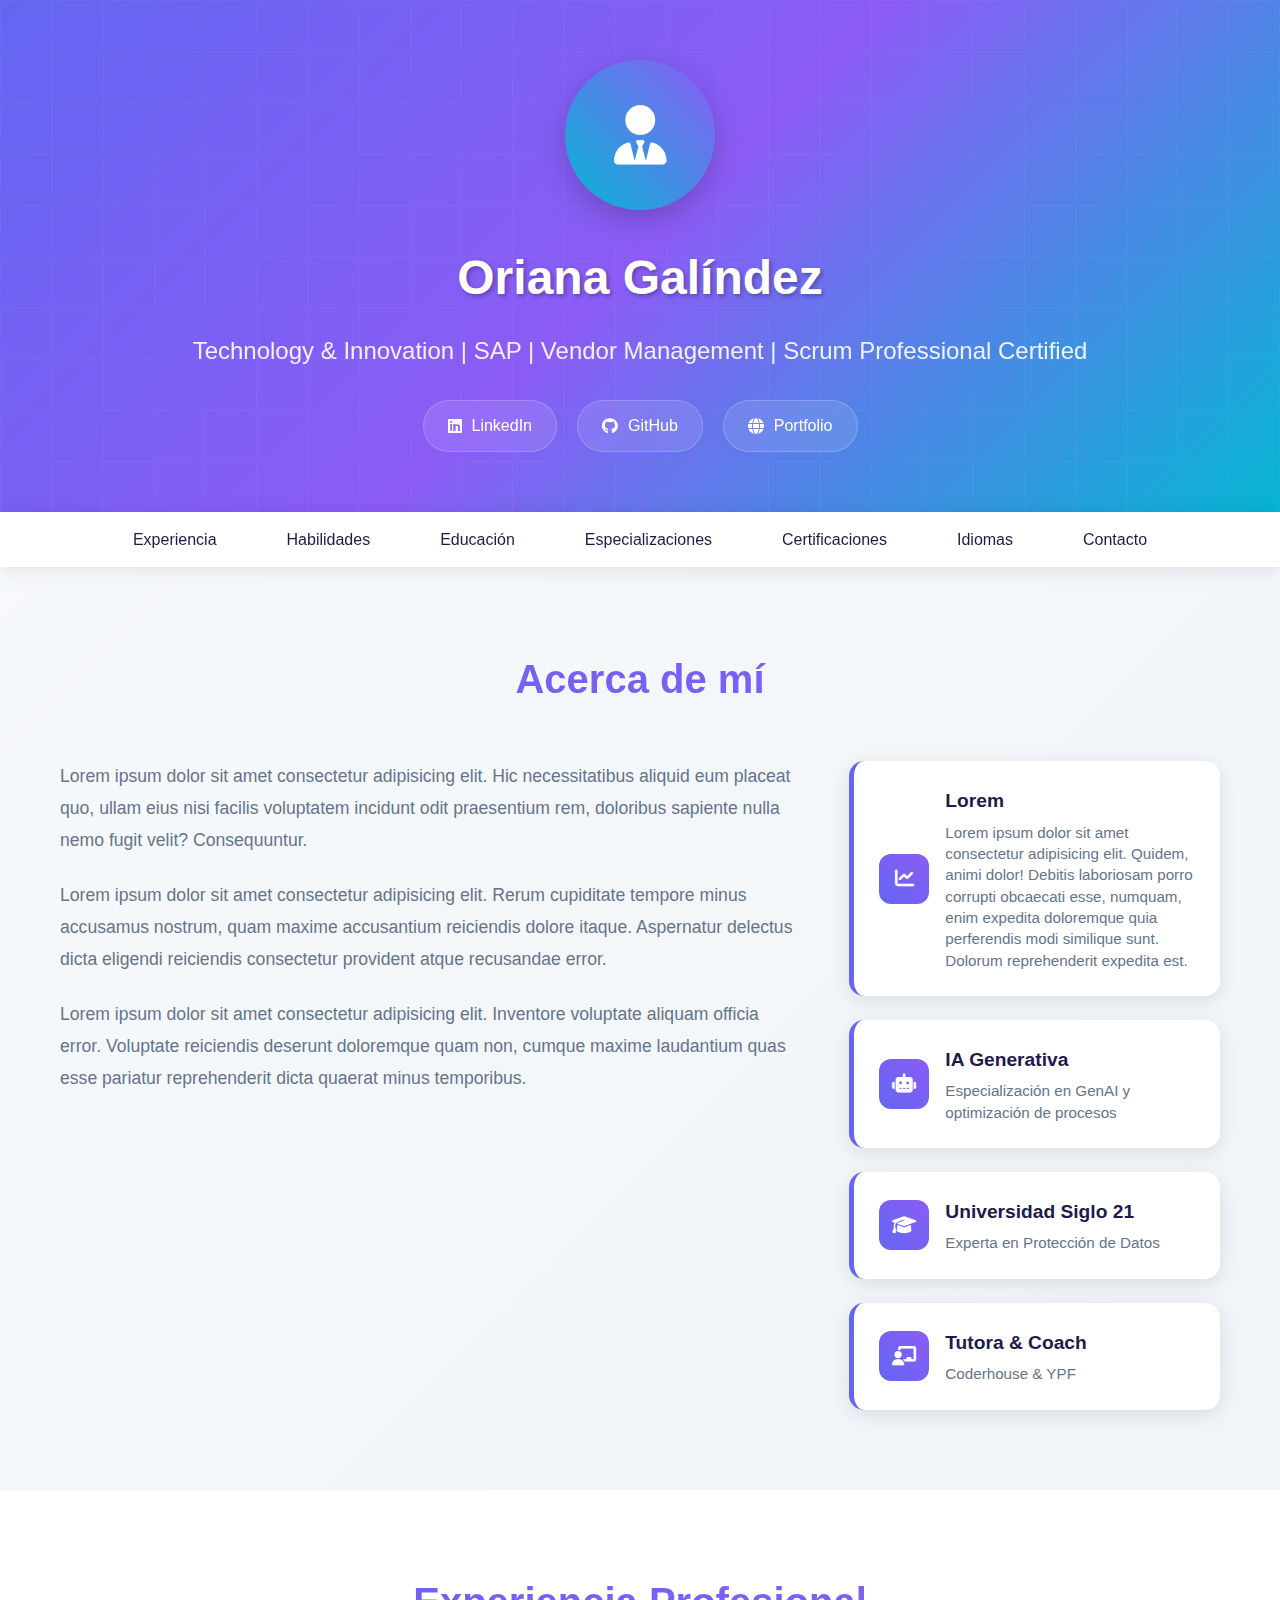
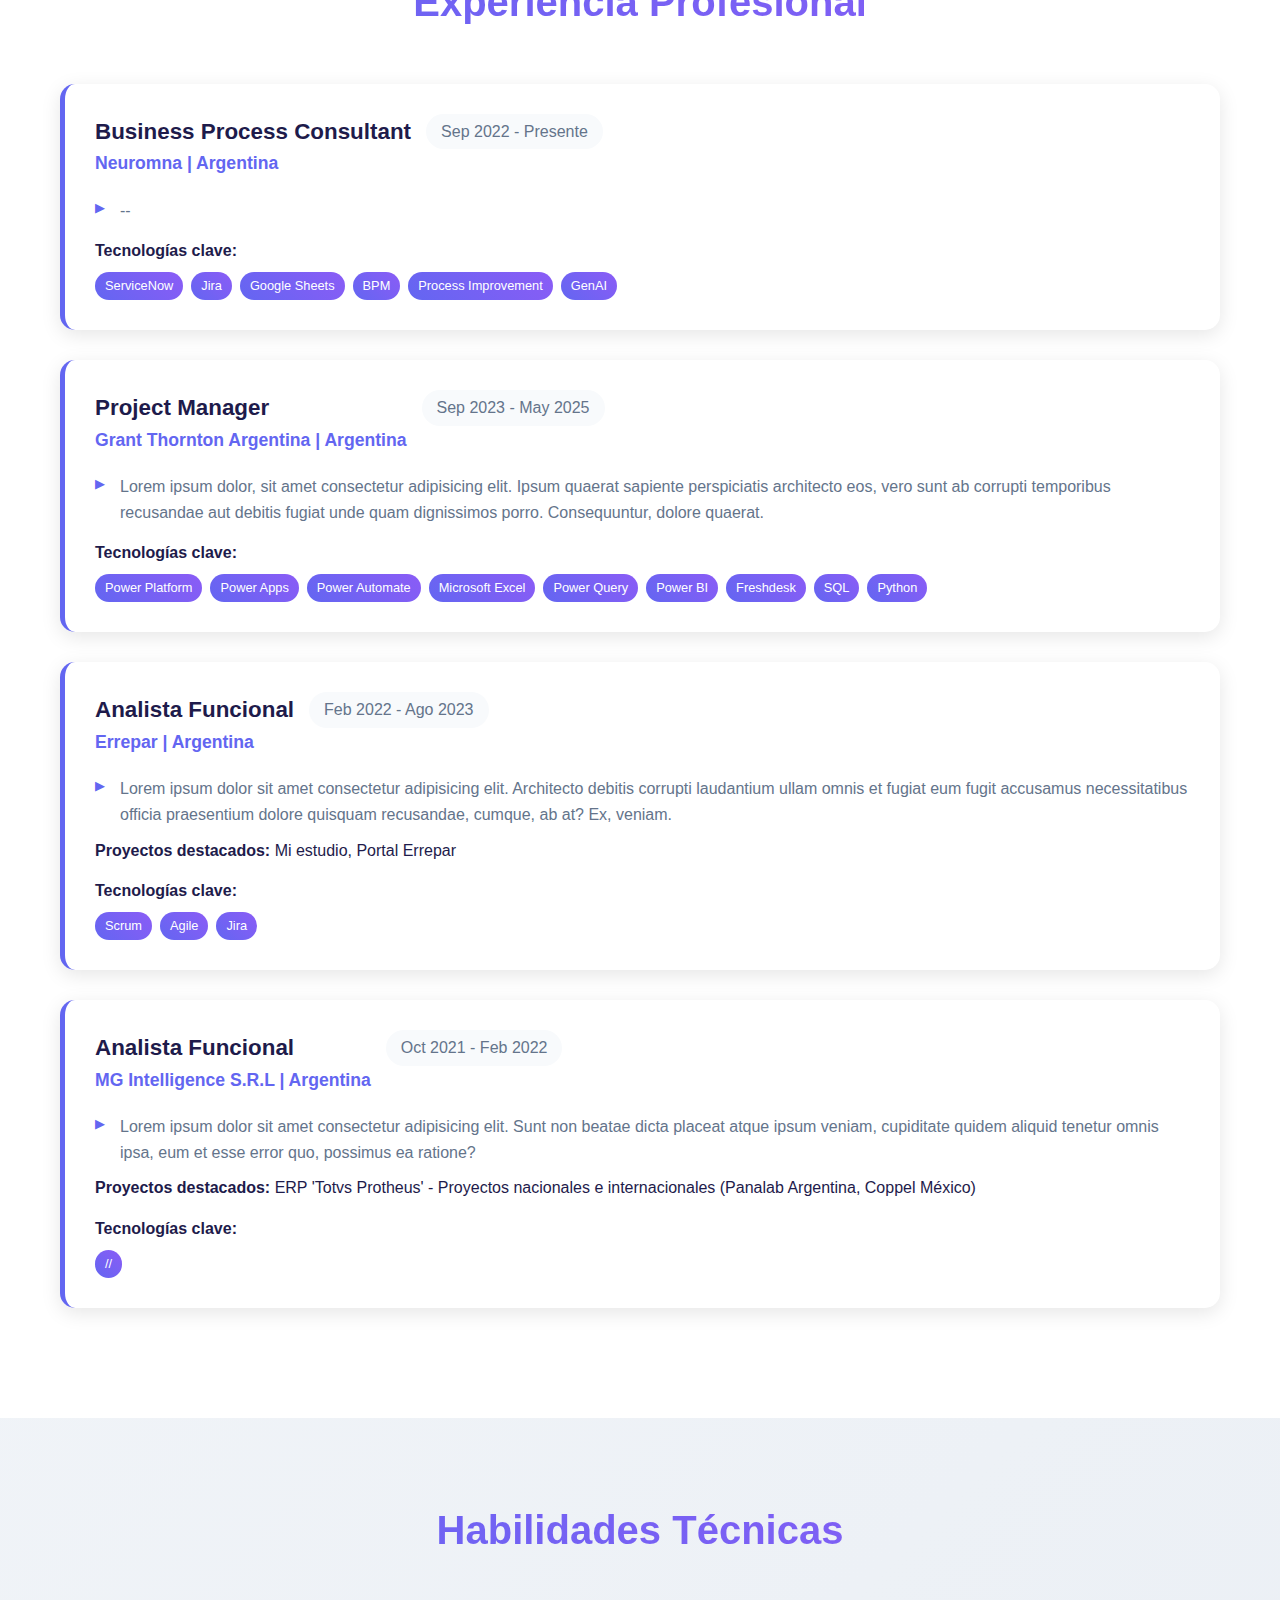
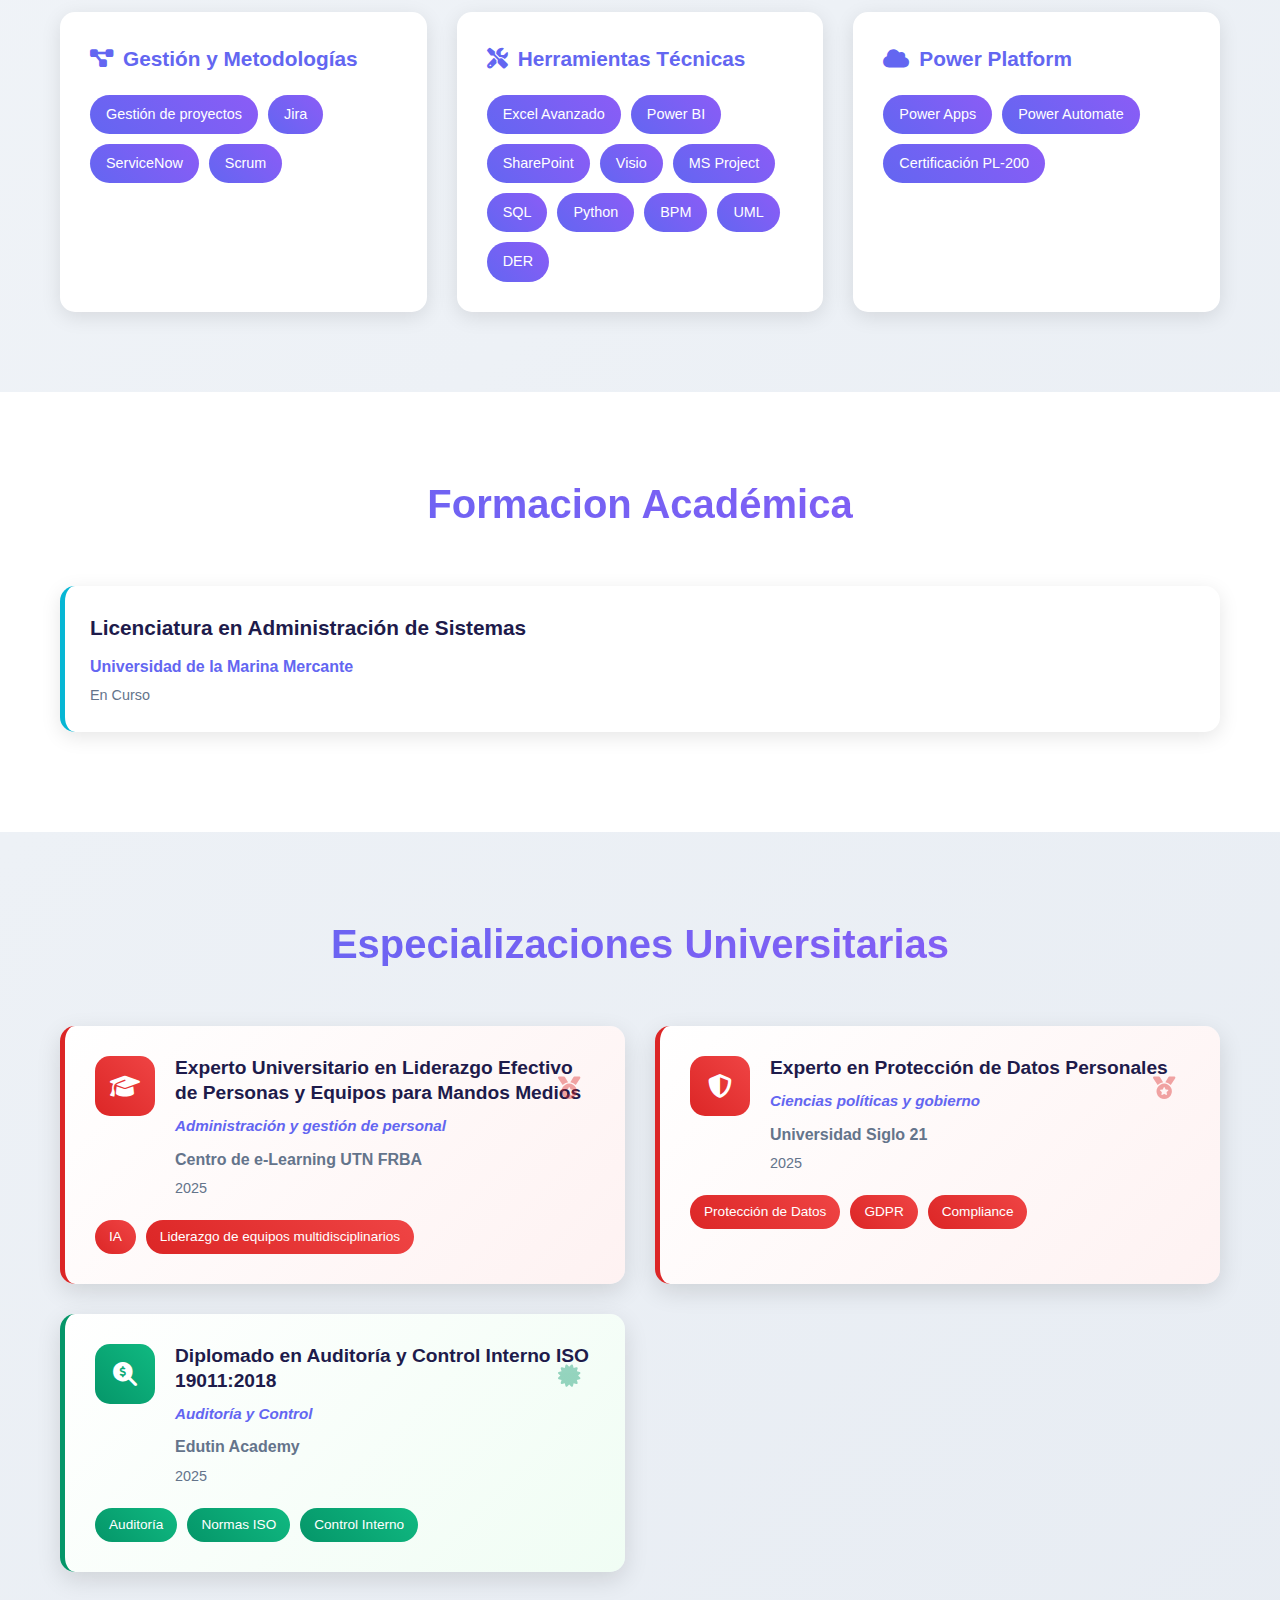
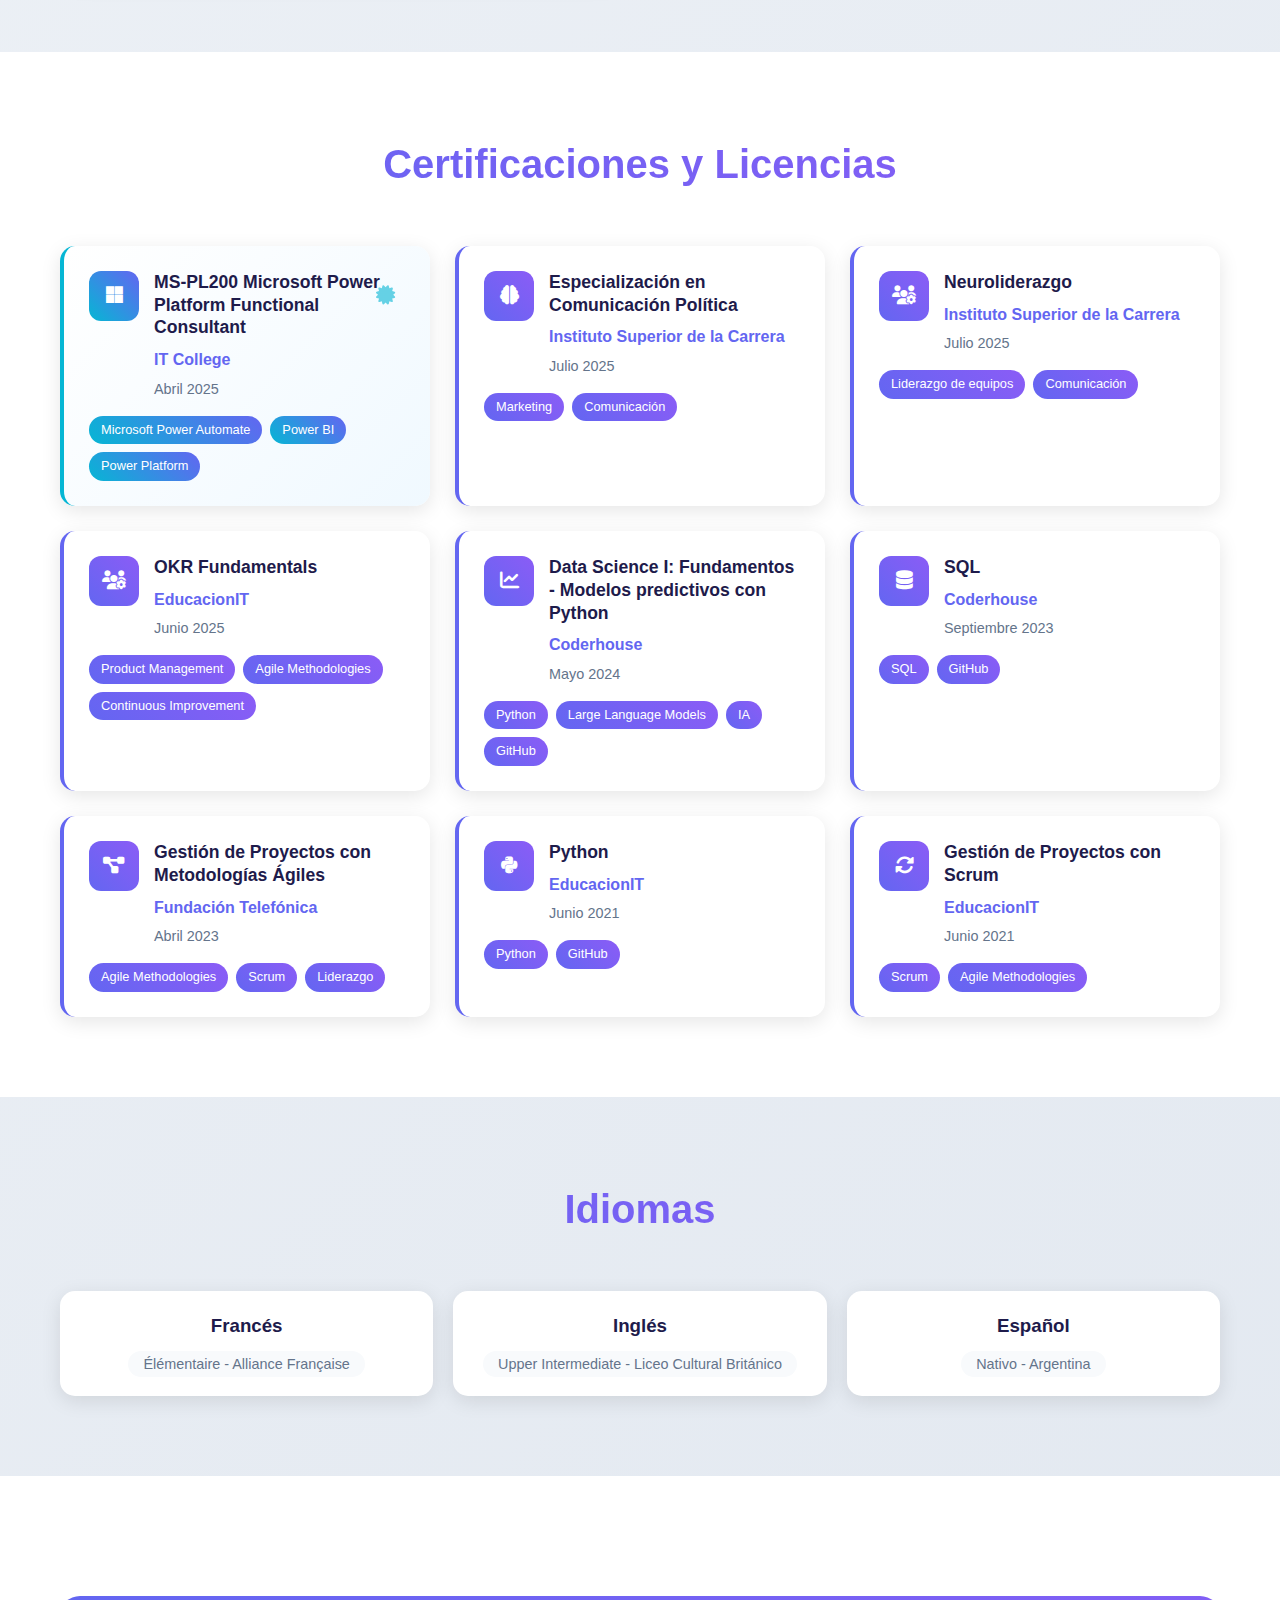
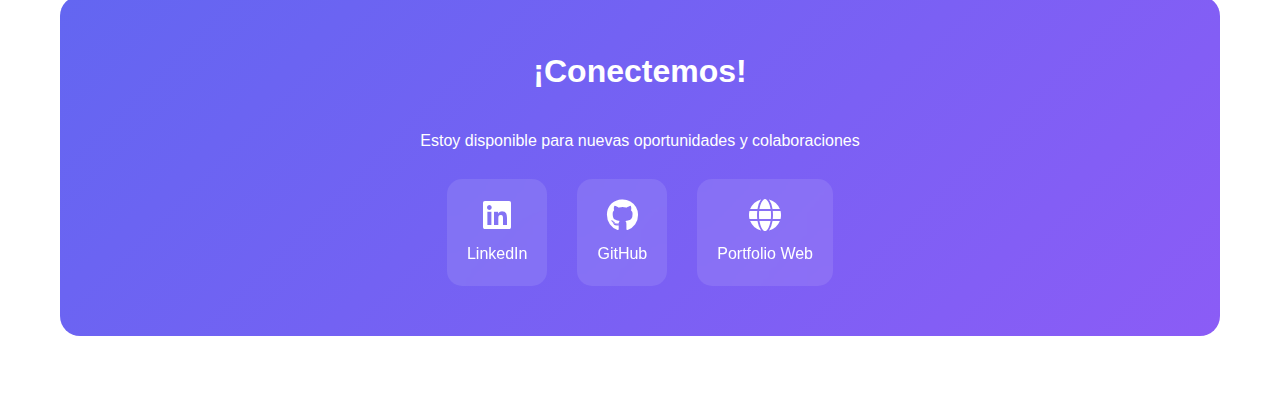
<file: index.html>
<!DOCTYPE html>
<html lang="es">
  <head>
    <meta charset="UTF-8" />
    <meta name="viewport" content="width=device-width, initial-scale=1.0" />
    <link rel="shortcut icon" href="/assets/favicon.png" type="image/x-icon" />
    <link rel="stylesheet" href="/css/style.css" />
    <title>Oriana Galindez - </title>
    <link
      href="https://cdnjs.cloudflare.com/ajax/libs/font-awesome/6.4.0/css/all.min.css"
      rel="stylesheet"
    />
  </head>
  <body>
    <!-- Header -->
    <header class="header">
      <div class="container">
        <div class="header-content">
          <div class="profile-img">
            <i class="fas fa-user-tie"></i>
          </div>
          <h1 class="name">Oriana Galíndez</h1>
          <p class="title">
           Technology & Innovation | SAP | Vendor Management | Scrum Professional Certified
          </p>

          <div class="social-links">
            <a
              href="https://www.linkedin.com/in/orianasoledad"
              class="social-link"
            >
              <i class="fab fa-linkedin"></i>
              LinkedIn
            </a>
            <a href="https://www.github.com/malibu54" class="social-link">
              <i class="fab fa-github"></i>
              GitHub
            </a>
            <a href="/pages/portfolio.html" class="social-link">
              <i class="fas fa-globe"></i>
              Portfolio
            </a>
          </div>
        </div>
      </div>
    </header>

    <!-- Navigation -->
    <nav class="nav">
      <div class="container">
        <div class="nav-content">
          <ul class="nav-links">
            <li><a href="#experiencia" class="nav-link">Experiencia</a></li>
            <li><a href="#habilidades" class="nav-link">Habilidades</a></li>
            <li><a href="#educacion" class="nav-link">Educación</a></li>
            <li>
              <a href="#especializaciones" class="nav-link"
                >Especializaciones</a
              >
            </li>
            <li>
              <a href="#certificaciones" class="nav-link">Certificaciones</a>
            </li>
            <li><a href="#idiomas" class="nav-link">Idiomas</a></li>
            <li><a href="#contacto" class="nav-link">Contacto</a></li>
          </ul>
        </div>
      </div>
    </nav>

    <!-- About Section -->
<section id="acerca-de" class="section">
  <div class="container">
    <h2 class="section-title">Acerca de mí</h2>

    <div class="about-content">
      <div class="about-text">
        <p>
Lorem ipsum dolor sit amet consectetur adipisicing elit. Hic necessitatibus aliquid eum placeat quo, ullam eius nisi facilis voluptatem incidunt odit praesentium rem, doloribus sapiente nulla nemo fugit velit? Consequuntur.
        </p>

        <p>
Lorem ipsum dolor sit amet consectetur adipisicing elit. Rerum cupiditate tempore minus accusamus nostrum, quam maxime accusantium reiciendis dolore itaque. Aspernatur delectus dicta eligendi reiciendis consectetur provident atque recusandae error.
        </p>

        <p>
Lorem ipsum dolor sit amet consectetur adipisicing elit. Inventore voluptate aliquam officia error. Voluptate reiciendis deserunt doloremque quam non, cumque maxime laudantium quas esse pariatur reprehenderit dicta quaerat minus temporibus.
        </p>
      </div>

      <div class="about-highlights">
        <div class="highlight-item">
          <div class="highlight-icon">
            <i class="fas fa-chart-line"></i>
          </div>
          <div class="highlight-content">
            <h4>Lorem</h4>
            <p>Lorem ipsum dolor sit amet consectetur adipisicing elit. Quidem, animi dolor! Debitis laboriosam porro corrupti obcaecati esse, numquam, enim expedita doloremque quia perferendis modi similique sunt. Dolorum reprehenderit expedita est.</p>
          </div>
        </div>

        <div class="highlight-item">
          <div class="highlight-icon">
            <i class="fas fa-robot"></i>
          </div>
          <div class="highlight-content">
            <h4>IA Generativa</h4>
            <p>Especialización en GenAI y optimización de procesos</p>
          </div>
        </div>

        <div class="highlight-item">
          <div class="highlight-icon">
            <i class="fas fa-graduation-cap"></i>
          </div>
          <div class="highlight-content">
            <h4>Universidad Siglo 21</h4>
            <p>Experta en Protección de Datos</p>
          </div>
        </div>

        <div class="highlight-item">
          <div class="highlight-icon">
            <i class="fas fa-chalkboard-teacher"></i>
          </div>
          <div class="highlight-content">
            <h4>Tutora & Coach</h4>
            <p>Coderhouse & YPF</p>
          </div>
        </div>
      </div>
    </div>
  </div>
</section>

    <!-- Experience Section -->
    <section id="experiencia" class="section">
      <div class="container">
        <h2 class="section-title">Experiencia Profesional</h2>
        <div class="experience-item">
          <div class="job-header">
            <div>
              <h3 class="job-title">Business Process Consultant</h3>
              <p class="job-company">Neuromna | Argentina</p>
            </div>
            <span class="job-period">Sep 2022 - Presente</span>
          </div>
          <div class="job-description">
            <ul>
              <li>
                --
              </li>
              
            </ul>
            <div style="margin-top: 15px">
              <strong>Tecnologías clave:</strong>
              <div class="group-tech-key">
                <span class="tecnologias-clave">ServiceNow</span>
                <span class="tecnologias-clave">Jira</span>
                <span class="tecnologias-clave">Google Sheets</span>
                <span class="tecnologias-clave">BPM</span>
                <span class="tecnologias-clave">Process Improvement</span>
                <span class="tecnologias-clave">GenAI</span>
              </div>
            </div>
          </div>
        </div>
        
        <div class="experience-item">
          <div class="job-header">
            <div>
              <h3 class="job-title">Project Manager</h3>
              <p class="job-company">Grant Thornton Argentina | Argentina</p>
            </div>
            <span class="job-period">Sep 2023 - May 2025</span>
          </div>
          <div class="job-description">
            <ul>
              <li>
                Lorem ipsum dolor, sit amet consectetur adipisicing elit. Ipsum quaerat sapiente perspiciatis architecto eos, vero sunt ab corrupti temporibus recusandae aut debitis fugiat unde quam dignissimos porro. Consequuntur, dolore quaerat.
              </li>
              </li>
            </ul>
            <div style="margin-top: 15px">
              <strong>Tecnologías clave:</strong>
              <div class="group-tech-key">
                <span class="tecnologias-clave">Power Platform</span>
                <span class="tecnologias-clave">Power Apps</span>
                <span class="tecnologias-clave">Power Automate</span>
                <span class="tecnologias-clave">Microsoft Excel</span>
                <span class="tecnologias-clave">Power Query</span>
                <span class="tecnologias-clave">Power BI</span>
                <span class="tecnologias-clave">Freshdesk</span>
                <span class="tecnologias-clave">SQL</span>
                <span class="tecnologias-clave">Python</span>
              </div>
            </div>
          </div>
        </div>

        <div class="experience-item">
          <div class="job-header">
            <div>
              <h3 class="job-title">
                Analista Funcional
              </h3>
              <p class="job-company">Errepar | Argentina</p>
            </div>
            <span class="job-period">Feb 2022 - Ago 2023</span>
          </div>
          <div class="job-description">
            <ul>
              <li>
                Lorem ipsum dolor sit amet consectetur adipisicing elit. Architecto debitis corrupti laudantium ullam omnis et fugiat eum fugit accusamus necessitatibus officia praesentium dolore quisquam recusandae, cumque, ab at? Ex, veniam.
              </li>
            </ul>
            <p>
              <strong>Proyectos destacados:</strong> Mi estudio, Portal Errepar
            </p>
            <div style="margin-top: 15px">
              <strong>Tecnologías clave:</strong>
              <div class="group-tech-key">
                <span class="tecnologias-clave">Scrum</span>
                <span class="tecnologias-clave">Agile</span>
                <span class="tecnologias-clave">Jira</span>
              </div>
            </div>
          </div>
        </div>

        <div class="experience-item">
          <div class="job-header">
            <div>
              <h3 class="job-title">Analista Funcional</h3>
              <p class="job-company">MG Intelligence S.R.L | Argentina</p>
            </div>
            <span class="job-period">Oct 2021 - Feb 2022</span>
          </div>
          <div class="job-description">
            <ul>
              <li>
               Lorem ipsum dolor sit amet consectetur adipisicing elit. Sunt non beatae dicta placeat atque ipsum veniam, cupiditate quidem aliquid tenetur omnis ipsa, eum et esse error quo, possimus ea ratione?
              </li>
            </ul>
            <p>
              <strong>Proyectos destacados:</strong> ERP 'Totvs Protheus' -
              Proyectos nacionales e internacionales (Panalab Argentina, Coppel
              México)
            </p>
            <div style="margin-top: 15px">
              <strong>Tecnologías clave:</strong>
              <div class="group-tech-key">
                <span class="tecnologias-clave">//</span>
              </div>
            </div>
          </div>
        </div>
    </section>

    <!-- Skills Section -->
    <section id="habilidades" class="section">
      <div class="container">
        <h2 class="section-title">Habilidades Técnicas</h2>

        <div class="skills-grid">
          <div class="skill-category">
            <h3>
              <i class="fas fa-project-diagram"></i> Gestión y Metodologías
            </h3>
            <div class="skill-tags">
              <span class="skill-tag">Gestión de proyectos</span>
              <span class="skill-tag">Jira</span>
              <span class="skill-tag">ServiceNow</span>
              <span class="skill-tag">Scrum</span>
            </div>
          </div>

          <div class="skill-category">
            <h3><i class="fas fa-tools"></i> Herramientas Técnicas</h3>
            <div class="skill-tags">
              <span class="skill-tag">Excel Avanzado</span>
              <span class="skill-tag">Power BI</span>
              <span class="skill-tag">SharePoint</span>
              <span class="skill-tag">Visio</span>
              <span class="skill-tag">MS Project</span>
              <span class="skill-tag">SQL</span>
              <span class="skill-tag">Python</span>
              <span class="skill-tag">BPM</span>
              <span class="skill-tag">UML</span>
              <span class="skill-tag">DER</span>
            </div>
          </div>

          <div class="skill-category">
            <h3><i class="fas fa-cloud"></i> Power Platform</h3>
            <div class="skill-tags">
              <span class="skill-tag">Power Apps</span>
              <span class="skill-tag">Power Automate</span>
              <span class="skill-tag">Certificación PL-200</span>
            </div>
          </div>

          
        </div>
      </div>
    </section>

    <!-- Education Section -->
    <section id="educacion" class="section">
      <div class="container">
        <h2 class="section-title">Formacion Académica</h2>

        <div class="education-item">
          <h3 class="education-title">
            Licenciatura en Administración de Sistemas
          </h3>
          <p class="education-institution">Universidad de la Marina Mercante</p>
          <p class="education-period">En Curso</p>
        </div>
    </section>

    <!-- Specializations Section -->
    <section id="especializaciones" class="section">
      <div class="container">
        <h2 class="section-title">Especializaciones Universitarias</h2>

        <div class="specializations-grid">
          <div class="specialization-item academic">
            <div class="spec-header">
              <div class="spec-icon">
                <i class="fas fa-graduation-cap"></i>
              </div>
              <div class="spec-info">
                <h3 class="spec-title">
                  Experto Universitario en Liderazgo Efectivo de Personas y
                  Equipos para Mandos Medios
                </h3>
                <p class="spec-field">Administración y gestión de personal</p>
                <p class="spec-institution">Centro de e-Learning UTN FRBA</p>
                <p class="spec-date">2025</p>
              </div>
              <div class="academic-badge">
                <i class="fas fa-medal"></i>
              </div>
            </div>
            <div class="spec-skills">
              <span class="skill-tag academic-tag">IA</span>
              <span class="skill-tag academic-tag"
                >Liderazgo de equipos multidisciplinarios</span
              >
            </div>
          </div>

          <div class="specialization-item academic">
            <div class="spec-header">
              <div class="spec-icon">
                <i class="fas fa-shield-alt"></i>
              </div>
              <div class="spec-info">
                <h3 class="spec-title">
                  Experto en Protección de Datos Personales
                </h3>
                <p class="spec-field">Ciencias políticas y gobierno</p>
                <p class="spec-institution">Universidad Siglo 21</p>
                <p class="spec-date">2025</p>
              </div>
              <div class="academic-badge">
                <i class="fas fa-medal"></i>
              </div>
            </div>
            <div class="spec-skills">
              <span class="skill-tag academic-tag">Protección de Datos</span>
              <span class="skill-tag academic-tag">GDPR</span>
              <span class="skill-tag academic-tag">Compliance</span>
            </div>
          </div>

          <div class="specialization-item diploma">
            <div class="spec-header">
              <div class="spec-icon">
                <i class="fas fa-search-dollar"></i>
              </div>
              <div class="spec-info">
                <h3 class="spec-title">
                  Diplomado en Auditoría y Control Interno ISO 19011:2018
                </h3>
                <p class="spec-field">Auditoría y Control</p>
                <p class="spec-institution">Edutin Academy</p>
                <p class="spec-date">2025</p>
              </div>
              <div class="diploma-badge">
                <i class="fas fa-certificate"></i>
              </div>
            </div>
            <div class="spec-skills">
              <span class="skill-tag diploma-tag">Auditoría</span>
              <span class="skill-tag diploma-tag">Normas ISO</span>
              <span class="skill-tag diploma-tag">Control Interno</span>
            </div>
          </div>

    </section>

    <!-- Certifications Section -->
    <section id="certificaciones" class="section">
      <div class="container">
        <h2 class="section-title">Certificaciones y Licencias</h2>

        <div class="certifications-grid">
          <div class="certification-item featured">
            <div class="cert-header">
              <div class="cert-icon">
                <i class="fab fa-microsoft"></i>
              </div>
              <div class="cert-info">
                <h3 class="cert-title">
                  MS-PL200 Microsoft Power Platform Functional Consultant
                </h3>
                <p class="cert-issuer">IT College</p>
                <p class="cert-date">Abril 2025</p>
              </div>
              <div class="cert-badge">
                <i class="fas fa-certificate"></i>
              </div>
            </div>
            <div class="cert-skills">
              <span class="skill-tag">Microsoft Power Automate</span>
              <span class="skill-tag">Power BI</span>
              <span class="skill-tag">Power Platform</span>
            </div>
          </div>

          <div class="certification-item">
            <div class="cert-header">
              <div class="cert-icon">
                <i class="fas fa-brain"></i>
              </div>
              <div class="cert-info">
                <h3 class="cert-title">
                  Especialización en Comunicación Política
                </h3>
                <p class="cert-issuer">Instituto Superior de la Carrera</p>
                <p class="cert-date">Julio 2025</p>
              </div>
            </div>
            <div class="cert-skills">
              <span class="skill-tag">Marketing</span>
              <span class="skill-tag">Comunicación</span>
            </div>
          </div>

          <div class="certification-item">
            <div class="cert-header">
              <div class="cert-icon">
                <i class="fas fa-users-cog"></i>
              </div>
              <div class="cert-info">
                <h3 class="cert-title">Neuroliderazgo</h3>
                <p class="cert-issuer">Instituto Superior de la Carrera</p>
                <p class="cert-date">Julio 2025</p>
              </div>
            </div>
            <div class="cert-skills">
              <span class="skill-tag">Liderazgo de equipos</span>
              <span class="skill-tag">Comunicación</span>
            </div>
          </div>

          <div class="certification-item">
            <div class="cert-header">
              <div class="cert-icon">
                <i class="fas fa-users-cog"></i>
              </div>
              <div class="cert-info">
                <h3 class="cert-title">OKR Fundamentals</h3>
                <p class="cert-issuer">EducacionIT</p>
                <p class="cert-date">Junio 2025</p>
              </div>
            </div>
            <div class="cert-skills">
              <span class="skill-tag">Product Management</span>
              <span class="skill-tag">Agile Methodologies</span>
              <span class="skill-tag">Continuous Improvement</span>
            </div>
          </div>

          <div class="certification-item">
            <div class="cert-header">
              <div class="cert-icon">
                <i class="fas fa-chart-line"></i>
              </div>
              <div class="cert-info">
                <h3 class="cert-title">
                  Data Science I: Fundamentos - Modelos predictivos con Python
                </h3>
                <p class="cert-issuer">Coderhouse</p>
                <p class="cert-date">Mayo 2024</p>
              </div>
            </div>
            <div class="cert-skills">
              <span class="skill-tag">Python</span>
              <span class="skill-tag">Large Language Models</span>
              <span class="skill-tag">IA</span>
              <span class="skill-tag">GitHub</span>
            </div>
          </div>

          <div class="certification-item">
            <div class="cert-header">
              <div class="cert-icon">
                <i class="fas fa-database"></i>
              </div>
              <div class="cert-info">
                <h3 class="cert-title">SQL</h3>
                <p class="cert-issuer">Coderhouse</p>
                <p class="cert-date">Septiembre 2023</p>
              </div>
            </div>
            <div class="cert-skills">
              <span class="skill-tag">SQL</span>
              <span class="skill-tag">GitHub</span>
            </div>
          </div>

          <div class="certification-item">
            <div class="cert-header">
              <div class="cert-icon">
                <i class="fas fa-project-diagram"></i>
              </div>
              <div class="cert-info">
                <h3 class="cert-title">
                  Gestión de Proyectos con Metodologías Ágiles
                </h3>
                <p class="cert-issuer">Fundación Telefónica</p>
                <p class="cert-date">Abril 2023</p>
              </div>
            </div>
            <div class="cert-skills">
              <span class="skill-tag">Agile Methodologies</span>
              <span class="skill-tag">Scrum</span>
              <span class="skill-tag">Liderazgo</span>
            </div>
          </div>
          <div class="certification-item">
            <div class="cert-header">
              <div class="cert-icon">
                <i class="fab fa-python"></i>
              </div>
              <div class="cert-info">
                <h3 class="cert-title">Python</h3>
                <p class="cert-issuer">EducacionIT</p>
                <p class="cert-date">Junio 2021</p>
              </div>
            </div>
            <div class="cert-skills">
              <span class="skill-tag">Python</span>
              <span class="skill-tag">GitHub</span>
            </div>
          </div>

          <div class="certification-item">
            <div class="cert-header">
              <div class="cert-icon">
                <i class="fas fa-sync-alt"></i>
              </div>
              <div class="cert-info">
                <h3 class="cert-title">Gestión de Proyectos con Scrum</h3>
                <p class="cert-issuer">EducacionIT</p>
                <p class="cert-date">Junio 2021</p>
              </div>
            </div>
            <div class="cert-skills">
              <span class="skill-tag">Scrum</span>
              <span class="skill-tag">Agile Methodologies</span>
            </div>
          </div>
        </div>
      </div>
    </section>

    <!-- Languages Section -->
    <section id="idiomas" class="section">
      <div class="container">
        <h2 class="section-title">Idiomas</h2>

        <div class="languages">
          <div class="language-item">
            <h3 class="language-name">Francés</h3>
            <span class="language-level"
              >Élémentaire - Alliance Française
            </span>
          </div>

          <div class="language-item">
            <h3 class="language-name">Inglés</h3>
            <span class="language-level"
              >Upper Intermediate - Liceo Cultural Británico</span
            >
          </div>

          <div class="language-item">
            <h3 class="language-name">Español</h3>
            <span class="language-level">Nativo - Argentina</span>
          </div>
        </div>
      </div>
    </section>

    <!-- Contact Section -->
    <section id="contacto" class="section">
      <div class="container">
        <div class="contact-info">
          <h3>¡Conectemos!</h3>
          <p>Estoy disponible para nuevas oportunidades y colaboraciones</p>
          <br />

          <div class="contact-links">
            <a
              href="https://www.linkedin.com/in/orianasoledad"
              class="contact-link"
            >
              <i class="fab fa-linkedin"></i>
              <span>LinkedIn</span>
            </a>

            <a href="https://www.github.com/malibu54" class="contact-link">
              <i class="fab fa-github"></i>
              <span>GitHub</span>
            </a>

            <a href="/pages/portfolio.html" class="contact-link">
              <i class="fas fa-globe"></i>
              <span>Portfolio Web</span>
            </a>
          </div>
        </div>
      </div>
    </section>

    <script src="/js/main.js"></script>
  </body>
</html>
</file>
<file: css/style.css>
* {
    margin: 0;
    padding: 0;
    box-sizing: border-box;
}

:root {
    --primary: #6366f1;
    --secondary: #8b5cf6;
    --accent: #06b6d4;
    --dark: #1e1b4b;
    --light: #f8fafc;
    --gray: #64748b;
    --white: #ffffff;
}

body {
    font-family: 'Segoe UI', Tahoma, Geneva, Verdana, sans-serif;
    line-height: 1.6;
    color: var(--dark);
    background: linear-gradient(135deg, var(--light) 0%, #e2e8f0 100%);
}

.container {
    max-width: 1200px;
    margin: 0 auto;
    padding: 0 20px;
}

/* Header */
.header {
    background: linear-gradient(135deg, var(--primary) 0%, var(--secondary) 50%, var(--accent) 100%);
    color: var(--white);
    padding: 60px 0;
    position: relative;
    overflow: hidden;
}

.header::before {
    content: '';
    position: absolute;
    top: 0;
    left: 0;
    right: 0;
    bottom: 0;
    background: url('data:image/svg+xml,<svg xmlns="http://www.w3.org/2000/svg" viewBox="0 0 100 100"><defs><pattern id="grid" width="10" height="10" patternUnits="userSpaceOnUse"><path d="M 10 0 L 0 0 0 10" fill="none" stroke="rgba(255,255,255,0.1)" stroke-width="0.5"/></pattern></defs><rect width="100" height="100" fill="url(%23grid)"/></svg>');
    opacity: 0.3;
}

.header-content {
    position: relative;
    z-index: 2;
    text-align: center;
}

.profile-img {
    width: 150px;
    height: 150px;
    border-radius: 50%;
    background: linear-gradient(45deg, var(--accent), var(--secondary));
    display: flex;
    align-items: center;
    justify-content: center;
    margin: 0 auto 30px;
    font-size: 60px;
    color: var(--white);
    box-shadow: 0 10px 30px rgba(0, 0, 0, 0.2);
}

.name {
    font-size: 3rem;
    font-weight: 700;
    margin-bottom: 15px;
    text-shadow: 2px 2px 4px rgba(0, 0, 0, 0.3);
}

.title {
    font-size: 1.5rem;
    font-weight: 300;
    margin-bottom: 30px;
    opacity: 0.9;
}

.social-links {
    display: flex;
    justify-content: center;
    gap: 20px;
    margin-top: 30px;
}

.social-link {
    display: inline-flex;
    align-items: center;
    gap: 10px;
    padding: 12px 24px;
    background: rgba(255, 255, 255, 0.1);
    color: var(--white);
    text-decoration: none;
    border-radius: 50px;
    backdrop-filter: blur(10px);
    border: 1px solid rgba(255, 255, 255, 0.2);
    transition: all 0.3s ease;
}

.social-link:hover {
    background: rgba(255, 255, 255, 0.2);
    transform: translateY(-2px);
    box-shadow: 0 5px 20px rgba(0, 0, 0, 0.2);
}

/* Navigation */
.nav {
    position: sticky;
    top: 0;
    background: rgba(255, 255, 255, 0.95);
    backdrop-filter: blur(10px);
    z-index: 100;
    box-shadow: 0 2px 20px rgba(0, 0, 0, 0.1);
}

.nav-content {
    display: flex;
    justify-content: center;
    padding: 15px 0;
}

.nav-links {
    display: flex;
    gap: 30px;
    list-style: none;
}

.nav-link {
    color: var(--dark);
    text-decoration: none;
    font-weight: 500;
    padding: 10px 20px;
    border-radius: 25px;
    transition: all 0.3s ease;
}

.nav-link:hover,
.nav-link.active {
    background: linear-gradient(45deg, var(--primary), var(--secondary));
    color: var(--white);
    transform: translateY(-2px);
}

/* Sections */
.section {
    padding: 80px 0;
    position: relative;
}

.section:nth-child(even) {
    background: var(--white);
}

.section-title {
    font-size: 2.5rem;
    font-weight: 700;
    text-align: center;
    margin-bottom: 50px;
    background: linear-gradient(45deg, var(--primary), var(--secondary));
    -webkit-background-clip: text;
    -webkit-text-fill-color: transparent;
    background-clip: text;
}

/* Experience */
.experience-item {
    background: var(--white);
    padding: 30px;
    margin-bottom: 30px;
    border-radius: 15px;
    box-shadow: 0 5px 20px rgba(0, 0, 0, 0.1);
    border-left: 5px solid var(--primary);
    transition: all 0.3s ease;
}

.experience-item:hover {
    transform: translateY(-5px);
    box-shadow: 0 10px 30px rgba(0, 0, 0, 0.15);
}

.job-header {
    display: flex;
    justify-content: between;
    align-items: flex-start;
    margin-bottom: 20px;
    flex-wrap: wrap;
    gap: 15px;
}

.job-title {
    font-size: 1.4rem;
    font-weight: 700;
    color: var(--dark);
    flex: 1;
}

.job-company {
    font-size: 1.1rem;
    color: var(--primary);
    font-weight: 600;
}

.job-period {
    color: var(--gray);
    font-weight: 500;
    padding: 5px 15px;
    background: var(--light);
    border-radius: 20px;
}

.job-description {
    margin-top: 15px;
}

.job-description ul {
    list-style: none;
    padding-left: 0;
}

.job-description li {
    position: relative;
    padding-left: 25px;
    margin-bottom: 10px;
    color: var(--gray);
}

.job-description li::before {
    content: '▶';
    position: absolute;
    left: 0;
    color: var(--primary);
    font-size: 0.8rem;
}

/* Skills */
.skills-grid {
    display: grid;
    grid-template-columns: repeat(auto-fit, minmax(300px, 1fr));
    gap: 30px;
    margin-top: 40px;
}

.skill-category {
    background: var(--white);
    padding: 30px;
    border-radius: 15px;
    box-shadow: 0 5px 20px rgba(0, 0, 0, 0.1);
    transition: all 0.3s ease;
}

.skill-category:hover {
    transform: translateY(-5px);
    box-shadow: 0 10px 30px rgba(0, 0, 0, 0.15);
}

.skill-category h3 {
    color: var(--primary);
    margin-bottom: 20px;
    font-size: 1.3rem;
    display: flex;
    align-items: center;
    gap: 10px;
}

.skill-tags {
    display: flex;
    flex-wrap: wrap;
    gap: 10px;
}

.skill-tag {
    background: linear-gradient(45deg, var(--primary), var(--secondary));
    color: var(--white);
    padding: 8px 16px;
    border-radius: 25px;
    font-size: 0.9rem;
    font-weight: 500;
}

/* Education */
.education-item {
    background: var(--white);
    padding: 25px;
    margin-bottom: 20px;
    border-radius: 15px;
    box-shadow: 0 5px 20px rgba(0, 0, 0, 0.1);
    border-left: 5px solid var(--accent);
}

.education-title {
    font-size: 1.3rem;
    font-weight: 700;
    color: var(--dark);
    margin-bottom: 10px;
}

.education-institution {
    color: var(--primary);
    font-weight: 600;
    margin-bottom: 5px;
}

.education-period {
    color: var(--gray);
    font-size: 0.9rem;
}

/* Languages */
.languages {
    display: grid;
    grid-template-columns: repeat(auto-fit, minmax(200px, 1fr));
    gap: 20px;
    margin-top: 30px;
}

.language-item {
    background: var(--white);
    padding: 20px;
    border-radius: 15px;
    box-shadow: 0 5px 20px rgba(0, 0, 0, 0.1);
    text-align: center;
    transition: all 0.3s ease;
}

.language-item:hover {
    transform: translateY(-3px);
}

.language-name {
    font-weight: 700;
    color: var(--dark);
    margin-bottom: 10px;
}

.language-level {
    color: var(--gray);
    padding: 5px 15px;
    background: var(--light);
    border-radius: 15px;
    font-size: 0.9rem;
}

/* Certifications */
.certifications-grid {
    display: grid;
    grid-template-columns: repeat(auto-fit, minmax(350px, 1fr));
    gap: 25px;
    margin-top: 40px;
}

.certification-item {
    background: var(--white);
    padding: 25px;
    border-radius: 15px;
    box-shadow: 0 5px 20px rgba(0, 0, 0, 0.1);
    transition: all 0.3s ease;
    border-left: 4px solid var(--primary);
    position: relative;
    overflow: hidden;
}

.certification-item.featured {
    border-left: 4px solid var(--accent);
    background: linear-gradient(135deg, var(--white) 0%, #f0f9ff 100%);
}

.certification-item:hover {
    transform: translateY(-5px);
    box-shadow: 0 15px 40px rgba(0, 0, 0, 0.15);
}

.cert-header {
    display: flex;
    align-items: flex-start;
    gap: 15px;
    margin-bottom: 15px;
    position: relative;
}

.cert-icon {
    width: 50px;
    height: 50px;
    background: linear-gradient(45deg, var(--primary), var(--secondary));
    border-radius: 12px;
    display: flex;
    align-items: center;
    justify-content: center;
    color: var(--white);
    font-size: 1.2rem;
    flex-shrink: 0;
}

.certification-item.featured .cert-icon {
    background: linear-gradient(45deg, var(--accent), var(--primary));
}

.cert-info {
    flex: 1;
}

.cert-title {
    font-size: 1.1rem;
    font-weight: 700;
    color: var(--dark);
    margin-bottom: 8px;
    line-height: 1.3;
}

.cert-issuer {
    color: var(--primary);
    font-weight: 600;
    margin-bottom: 5px;
}

.cert-date {
    color: var(--gray);
    font-size: 0.9rem;
}

.cert-badge {
    position: absolute;
    top: 10px;
    right: 10px;
    color: var(--accent);
    font-size: 1.2rem;
    opacity: 0.3;
}

.certification-item.featured .cert-badge {
    color: var(--accent);
    opacity: 0.6;
}

.cert-skills {
    display: flex;
    flex-wrap: wrap;
    gap: 8px;
    margin-top: 15px;
}

.cert-skills .skill-tag {
    background: linear-gradient(45deg, var(--primary), var(--secondary));
    color: var(--white);
    padding: 4px 12px;
    border-radius: 20px;
    font-size: 0.8rem;
    font-weight: 500;
}

.certification-item.featured .cert-skills .skill-tag {
    background: linear-gradient(45deg, var(--accent), var(--primary));
}

/* Specializations */
.specializations-grid {
    display: grid;
    grid-template-columns: repeat(auto-fit, minmax(380px, 1fr));
    gap: 30px;
    margin-top: 40px;
}

.specialization-item {
    background: var(--white);
    padding: 30px;
    border-radius: 15px;
    box-shadow: 0 8px 25px rgba(0, 0, 0, 0.12);
    transition: all 0.3s ease;
    position: relative;
    overflow: hidden;
}

.specialization-item.academic {
    border-left: 5px solid #dc2626;
    background: linear-gradient(135deg, var(--white) 0%, #fef2f2 100%);
}

.specialization-item.diploma {
    border-left: 5px solid #059669;
    background: linear-gradient(135deg, var(--white) 0%, #f0fdf4 100%);
}

.specialization-item:hover {
    transform: translateY(-8px);
    box-shadow: 0 20px 40px rgba(0, 0, 0, 0.18);
}

.spec-header {
    display: flex;
    align-items: flex-start;
    gap: 20px;
    margin-bottom: 20px;
    position: relative;
}

.spec-icon {
    width: 60px;
    height: 60px;
    border-radius: 15px;
    display: flex;
    align-items: center;
    justify-content: center;
    color: var(--white);
    font-size: 1.5rem;
    flex-shrink: 0;
}

.specialization-item.academic .spec-icon {
    background: linear-gradient(45deg, #dc2626, #ef4444);
}

.specialization-item.diploma .spec-icon {
    background: linear-gradient(45deg, #059669, #10b981);
}

.spec-info {
    flex: 1;
}

.spec-title {
    font-size: 1.2rem;
    font-weight: 700;
    color: var(--dark);
    margin-bottom: 8px;
    line-height: 1.3;
}

.spec-field {
    color: var(--primary);
    font-weight: 600;
    font-style: italic;
    margin-bottom: 8px;
    font-size: 0.95rem;
}

.spec-institution {
    color: var(--gray);
    font-weight: 600;
    margin-bottom: 5px;
}

.spec-date {
    color: var(--gray);
    font-size: 0.9rem;
    font-weight: 500;
}

.academic-badge,
.diploma-badge {
    position: absolute;
    top: 15px;
    right: 15px;
    font-size: 1.4rem;
    opacity: 0.4;
}

.academic-badge {
    color: #dc2626;
}

.diploma-badge {
    color: #059669;
}

.spec-skills {
    display: flex;
    flex-wrap: wrap;
    gap: 10px;
    margin-top: 20px;
}

.spec-skills .academic-tag {
    background: linear-gradient(45deg, #dc2626, #ef4444);
    color: var(--white);
    padding: 6px 14px;
    border-radius: 20px;
    font-size: 0.85rem;
    font-weight: 500;
}

.spec-skills .diploma-tag {
    background: linear-gradient(45deg, #059669, #10b981);
    color: var(--white);
    padding: 6px 14px;
    border-radius: 20px;
    font-size: 0.85rem;
    font-weight: 500;
}

/* Contact */
.contact-info {
    background: linear-gradient(135deg, var(--primary), var(--secondary));
    color: var(--white);
    padding: 50px;
    border-radius: 20px;
    text-align: center;
    margin-top: 40px;
}

.contact-info h3 {
    margin-bottom: 30px;
    font-size: 2rem;
}

.contact-links {
    display: flex;
    justify-content: center;
    gap: 30px;
    flex-wrap: wrap;
}

.contact-link {
    display: flex;
    flex-direction: column;
    align-items: center;
    gap: 10px;
    color: var(--white);
    text-decoration: none;
    padding: 20px;
    border-radius: 15px;
    background: rgba(255, 255, 255, 0.1);
    backdrop-filter: blur(10px);
    transition: all 0.3s ease;
}

.contact-link:hover {
    background: rgba(255, 255, 255, 0.2);
    transform: translateY(-3px);
}

.contact-link i {
    font-size: 2rem;
}

/* Responsive */
@media (max-width: 768px) {
    .name {
        font-size: 2rem;
    }

    .title {
        font-size: 1.2rem;
    }

    .nav-links {
        flex-direction: column;
        gap: 10px;
    }

    .job-header {
        flex-direction: column;
    }

    .social-links {
        flex-direction: column;
        align-items: center;
    }

    .contact-links {
        flex-direction: column;
    }
}

/* Animations */
@keyframes fadeInUp {
    from {
        opacity: 0;
        transform: translateY(30px);
    }

    to {
        opacity: 1;
        transform: translateY(0);
    }
}

.experience-item,
.skill-category,
.education-item {
    animation: fadeInUp 0.6s ease forwards;
}

* {
    margin: 0;
    padding: 0;
    box-sizing: border-box;
}

:root {
    --primary: #6366f1;
    --secondary: #8b5cf6;
    --accent: #06b6d4;
    --dark: #1e1b4b;
    --light: #f8fafc;
    --gray: #64748b;
    --white: #ffffff;
}

body {
    font-family: 'Segoe UI', Tahoma, Geneva, Verdana, sans-serif;
    line-height: 1.6;
    color: var(--dark);
    background: linear-gradient(135deg, var(--light) 0%, #e2e8f0 100%);
}

.container {
    max-width: 1200px;
    margin: 0 auto;
    padding: 0 20px;
}

/* Sections */
.section {
    padding: 80px 0;
    position: relative;
}

.section:nth-child(even) {
    background: var(--white);
}

.section-title {
    font-size: 2.5rem;
    font-weight: 700;
    text-align: center;
    margin-bottom: 50px;
    background: linear-gradient(45deg, var(--primary), var(--secondary));
    -webkit-background-clip: text;
    -webkit-text-fill-color: transparent;
    background-clip: text;
}

/* Projects Grid */
.projects-grid {
    display: grid;
    grid-template-columns: repeat(auto-fit, minmax(380px, 1fr));
    gap: 30px;
    margin-top: 40px;
}

.project-card {
    background: var(--white);
    border-radius: 15px;
    box-shadow: 0 5px 20px rgba(0, 0, 0, 0.1);
    transition: all 0.3s ease;
    border-left: 5px solid var(--primary);
    overflow: hidden;
    animation: fadeInUp 0.6s ease forwards;
}

.project-card:hover {
    transform: translateY(-5px);
    box-shadow: 0 10px 30px rgba(0, 0, 0, 0.15);
}

.project-card.featured {
    border-left: 5px solid var(--accent);
    background: linear-gradient(135deg, var(--white) 0%, #f0f9ff 100%);
}

/* Project Preview */
.project-preview {
    position: relative;
    height: 200px;
    overflow: hidden;
    cursor: pointer;
    background: linear-gradient(135deg, var(--light) 0%, #e2e8f0 100%);
}

.project-preview img {
    width: 100%;
    height: 100%;
    object-fit: cover;
    transition: transform 0.3s ease;
}

.project-preview:hover img {
    transform: scale(1.05);
}

.project-overlay {
    position: absolute;
    top: 0;
    left: 0;
    right: 0;
    bottom: 0;
    background: rgba(30, 27, 75, 0.8);
    display: flex;
    align-items: center;
    justify-content: center;
    opacity: 0;
    transition: opacity 0.3s ease;
}

.project-preview:hover .project-overlay {
    opacity: 1;
}

.external-link {
    color: var(--white);
    font-size: 2rem;
    text-decoration: none;
    background: rgba(255, 255, 255, 0.1);
    padding: 15px;
    border-radius: 50%;
    backdrop-filter: blur(10px);
    border: 1px solid rgba(255, 255, 255, 0.2);
    transition: all 0.3s ease;
}

.external-link:hover {
    background: rgba(255, 255, 255, 0.2);
    transform: scale(1.1);
}

/* Project Content */
.project-content {
    padding: 30px;
}

.project-header {
    display: flex;
    align-items: flex-start;
    gap: 15px;
    margin-bottom: 15px;
    position: relative;
}

.project-icon {
    width: 50px;
    height: 50px;
    background: linear-gradient(45deg, var(--primary), var(--secondary));
    border-radius: 12px;
    display: flex;
    align-items: center;
    justify-content: center;
    color: var(--white);
    font-size: 1.2rem;
    flex-shrink: 0;
}

.project-card.featured .project-icon {
    background: linear-gradient(45deg, var(--accent), var(--primary));
}

.project-info {
    flex: 1;
}

.project-title {
    font-size: 1.3rem;
    font-weight: 700;
    color: var(--dark);
    margin-bottom: 8px;
    line-height: 1.3;
}

.project-type {
    color: var(--primary);
    font-weight: 600;
    margin-bottom: 5px;
    font-size: 0.95rem;
}

.project-description {
    color: var(--gray);
    line-height: 1.6;
    margin-bottom: 20px;
}

.project-tags {
    display: flex;
    flex-wrap: wrap;
    gap: 8px;
    margin-bottom: 20px;
}

.project-tag {
    background: linear-gradient(45deg, var(--primary), var(--secondary));
    color: var(--white);
    padding: 6px 14px;
    border-radius: 20px;
    font-size: 0.85rem;
    font-weight: 500;
}

.project-card.featured .project-tag {
    background: linear-gradient(45deg, var(--accent), var(--primary));
}

/* Project Links */
.project-links {
    display: flex;
    gap: 15px;
    flex-wrap: wrap;
}

.project-link {
    display: inline-flex;
    align-items: center;
    gap: 8px;
    padding: 10px 20px;
    color: var(--white);
    text-decoration: none;
    border-radius: 25px;
    font-size: 0.9rem;
    font-weight: 500;
    transition: all 0.3s ease;
}

.project-link.primary {
    background: linear-gradient(45deg, var(--primary), var(--secondary));
}

.project-link.primary:hover {
    transform: translateY(-2px);
    box-shadow: 0 8px 20px rgba(99, 102, 241, 0.4);
}

.project-link.secondary {
    background: linear-gradient(45deg, var(--gray), #475569);
}

.project-link.secondary:hover {
    transform: translateY(-2px);
    box-shadow: 0 8px 20px rgba(100, 116, 139, 0.4);
}

/* Project Badge */
.project-badge {
    position: absolute;
    top: 15px;
    right: 15px;
    font-size: 1.2rem;
    opacity: 0.3;
}

.project-card .project-badge {
    color: var(--primary);
}

.project-card.featured .project-badge {
    color: var(--accent);
    opacity: 0.6;
}

/* Animations */
@keyframes fadeInUp {
    from {
        opacity: 0;
        transform: translateY(30px);
    }

    to {
        opacity: 1;
        transform: translateY(0);
    }
}

/* Responsive */
@media (max-width: 768px) {
    .projects-grid {
        grid-template-columns: 1fr;
        gap: 20px;
    }

    .section-title {
        font-size: 2rem;
    }

    .project-links {
        flex-direction: column;
    }

    .project-header {
        flex-direction: column;
        text-align: center;
    }
}

.tecnologias-clave {
    background: linear-gradient(45deg, #6366f1, #8b5cf6);
    color: white;
    padding: 4px 10px;
    border-radius: 15px;
    font-size: 0.8rem;
}

.data-tech {
    background: linear-gradient(45deg, #059669, #10b981);
    color: white;
    padding: 4px 10px;
    border-radius: 15px;
    font-size: 0.8rem;
}

.group-tech-key {
    display: flex;
    flex-wrap: wrap;
    gap: 8px;
    margin-top: 8px;
}

/* about */

.about-content {
  display: grid;
  grid-template-columns: 2fr 1fr;
  gap: 3rem;
  align-items: start;
}

.about-text {
  font-size: 1.1rem;
  line-height: 1.8;
  color: var(--gray);
}

.about-text p {
  margin-bottom: 1.5rem;
}

.about-text strong {
  color: var(--dark);
  font-weight: 700;
}

.about-highlights {
  display: grid;
  grid-template-columns: 1fr;
  gap: 1.5rem;
}

.highlight-item {
  display: flex;
  align-items: center;
  gap: 1rem;
  padding: 25px;
  background: var(--white);
  border-radius: 15px;
  border-left: 5px solid var(--primary);
  box-shadow: 0 5px 20px rgba(0, 0, 0, 0.1);
  transition: all 0.3s ease;
  animation: fadeInUp 0.6s ease forwards;
}

.highlight-item:hover {
  transform: translateY(-5px);
  box-shadow: 0 10px 30px rgba(0, 0, 0, 0.15);
}

.highlight-icon {
  flex-shrink: 0;
  width: 50px;
  height: 50px;
  background: linear-gradient(45deg, var(--primary), var(--secondary));
  border-radius: 12px;
  display: flex;
  align-items: center;
  justify-content: center;
  color: var(--white);
  font-size: 1.2rem;
}

.highlight-content h4 {
  margin: 0 0 0.3rem 0;
  font-size: 1.2rem;
  font-weight: 700;
  color: var(--dark);
}

.highlight-content p {
  margin: 0;
  font-size: 0.95rem;
  color: var(--gray);
  line-height: 1.4;
}

/* Responsive design */
@media (max-width: 768px) {
  .about-content {
    grid-template-columns: 1fr;
    gap: 2rem;
  }
  
  .about-highlights {
    grid-template-columns: 1fr 1fr;
    gap: 1rem;
  }
  
  .highlight-item {
    padding: 20px;
    flex-direction: column;
    text-align: center;
  }
  
  .highlight-icon {
    width: 40px;
    height: 40px;
    font-size: 1rem;
  }
  
  .highlight-content h4 {
    font-size: 1.1rem;
  }
  
  .highlight-content p {
    font-size: 0.9rem;
  }
}

@media (max-width: 480px) {
  .about-highlights {
    grid-template-columns: 1fr;
  }
  
  .about-text {
    font-size: 1rem;
  }
}
</file>
